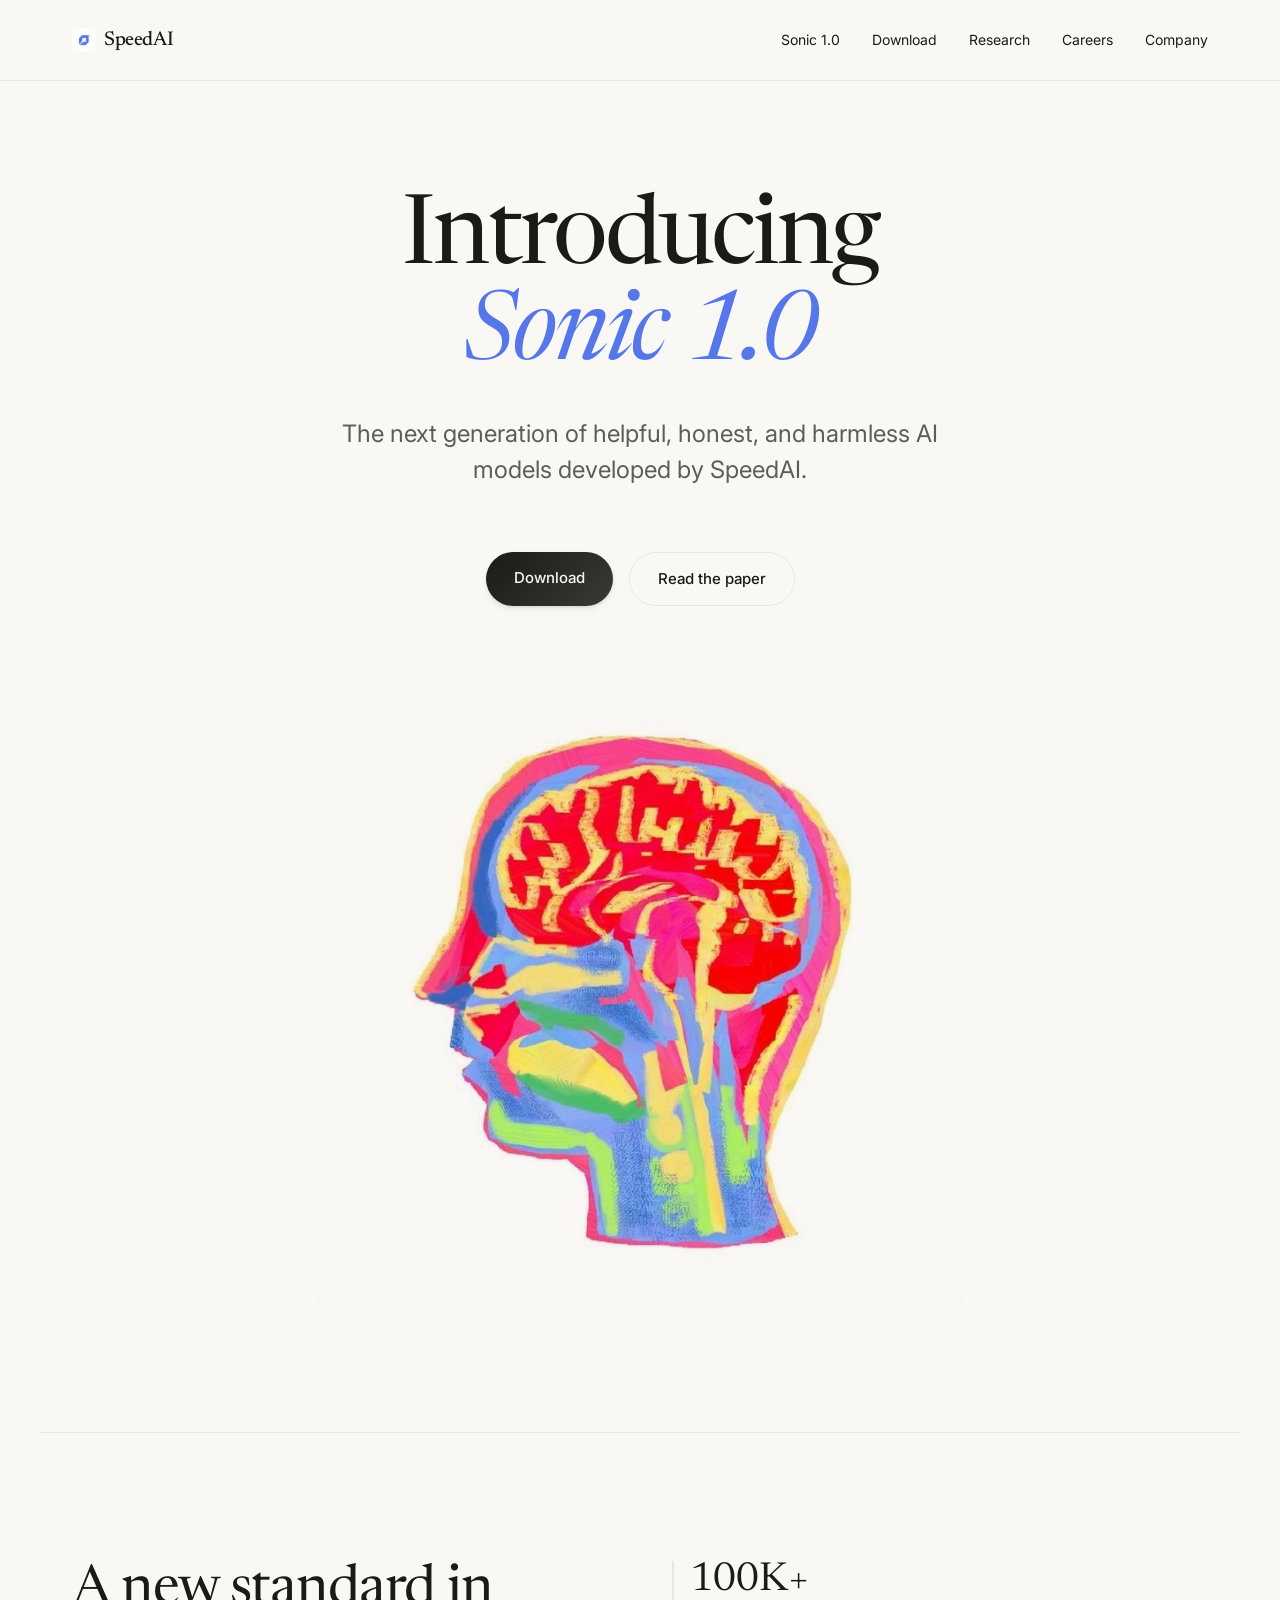
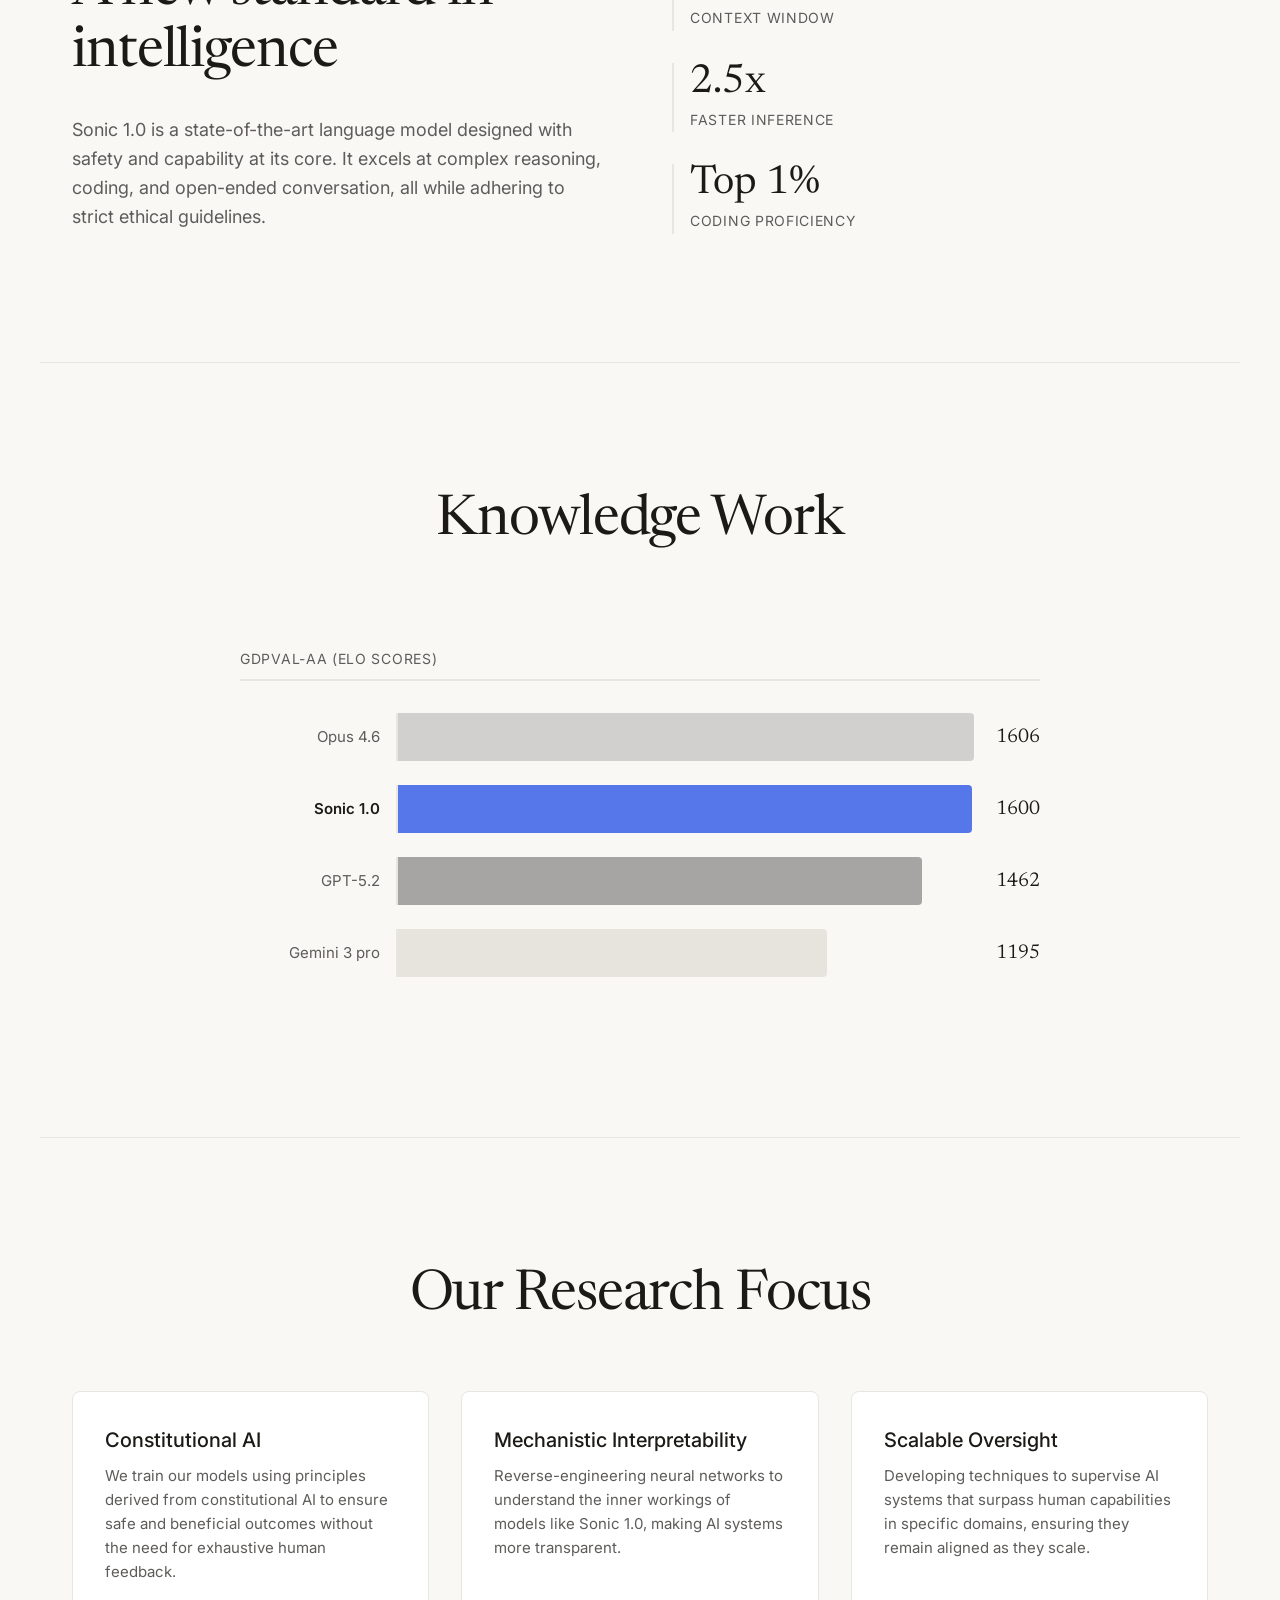
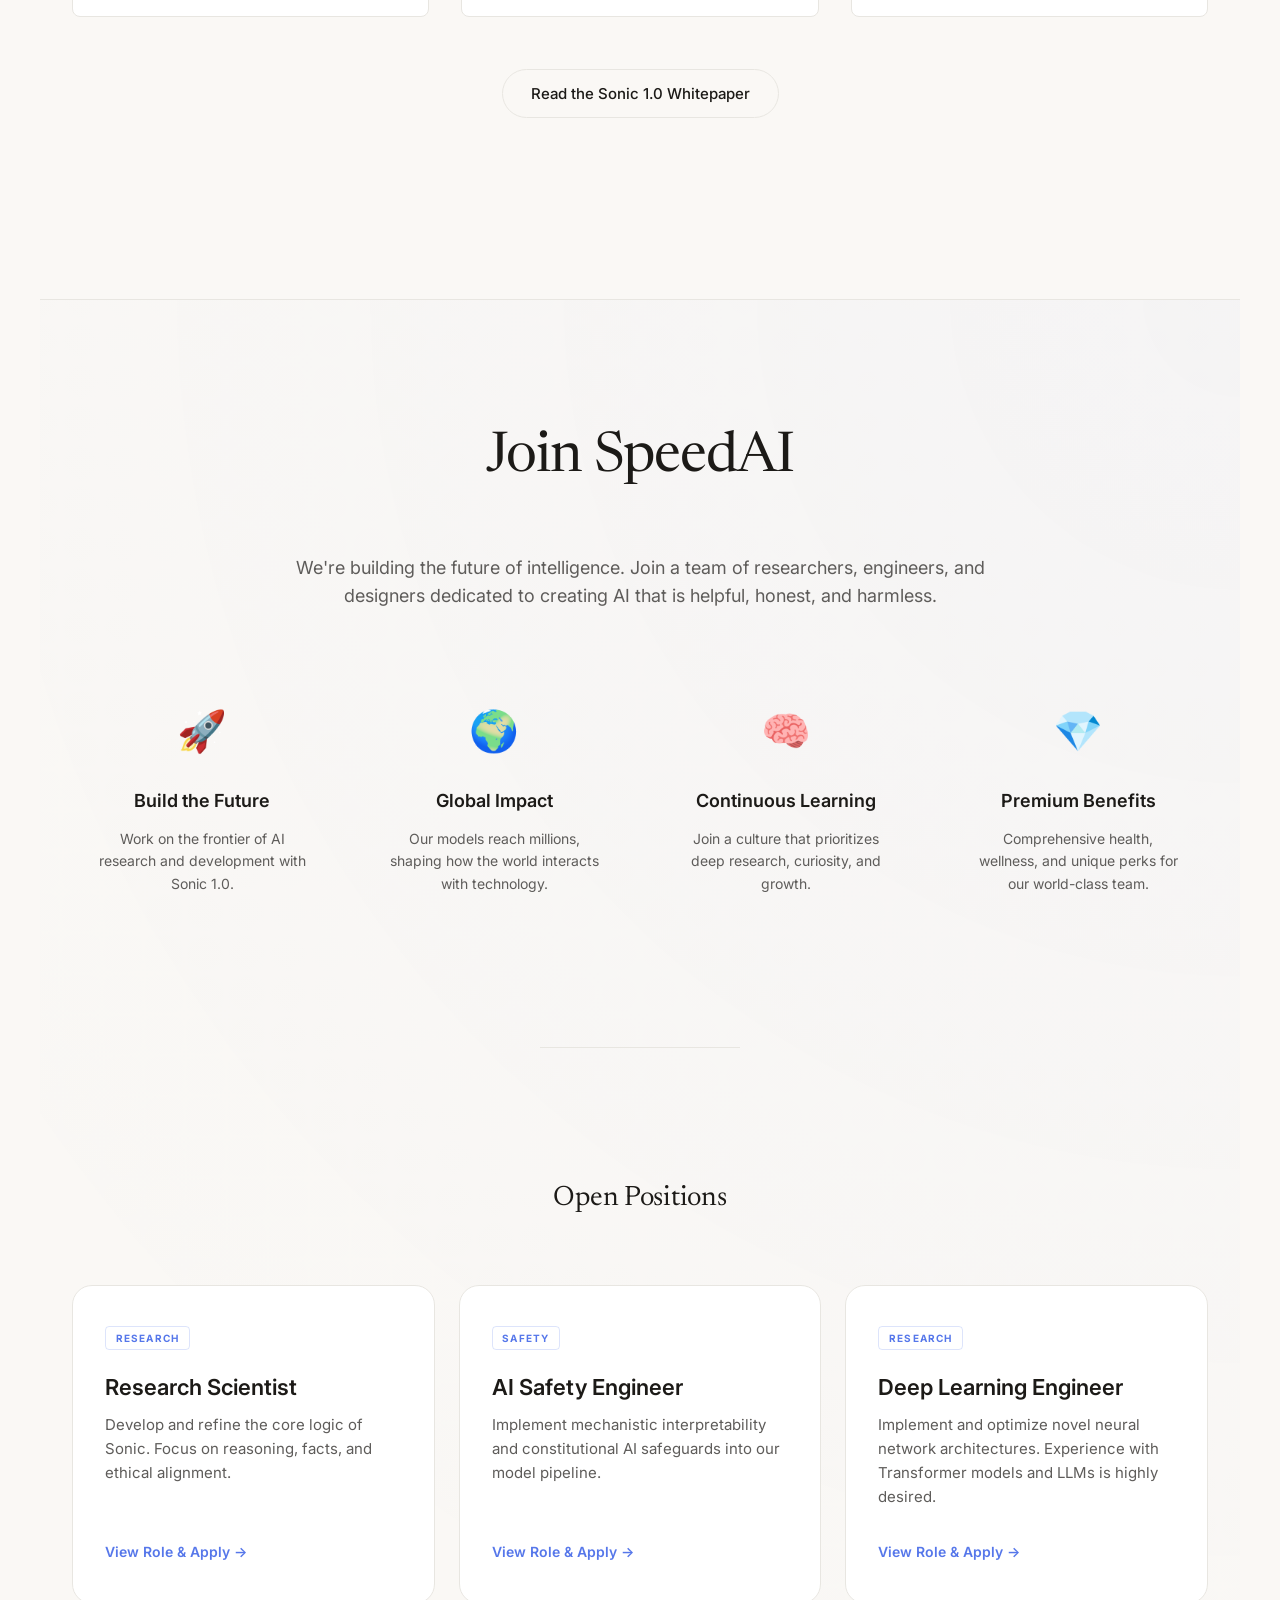
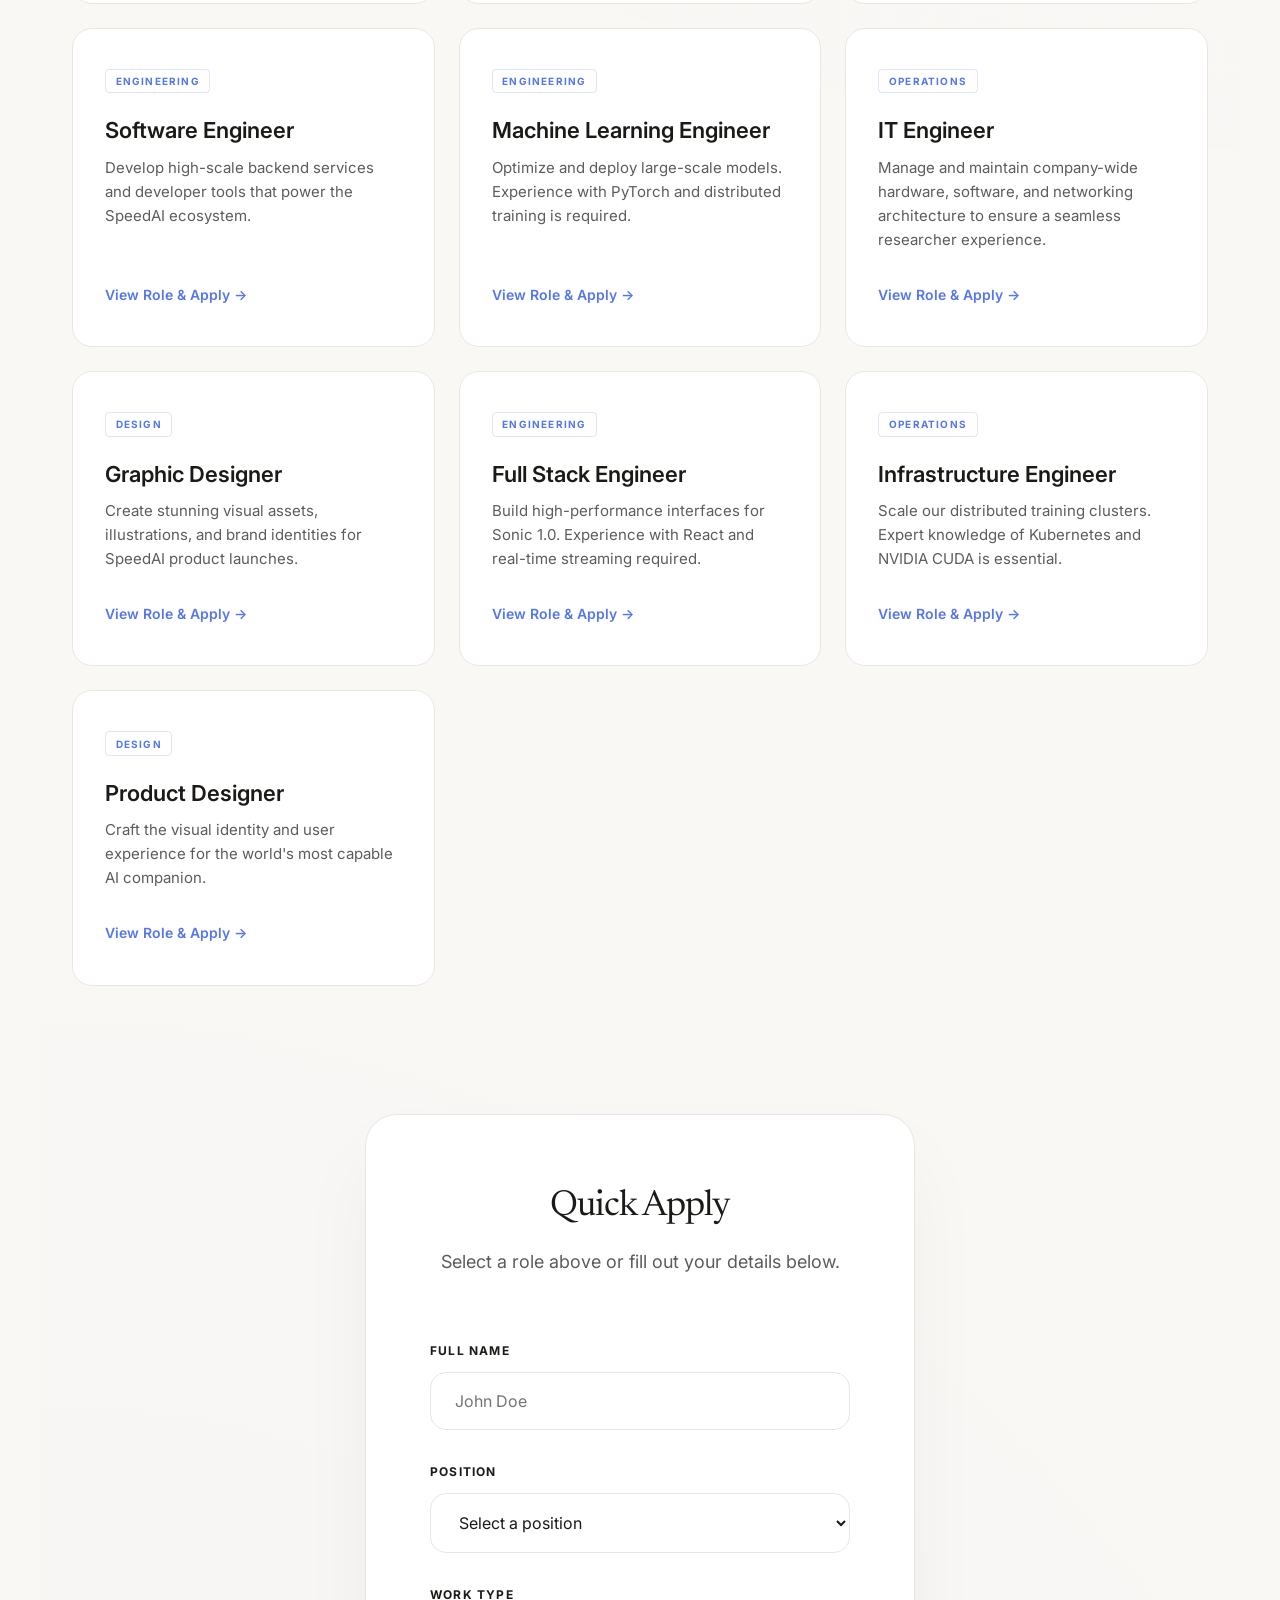
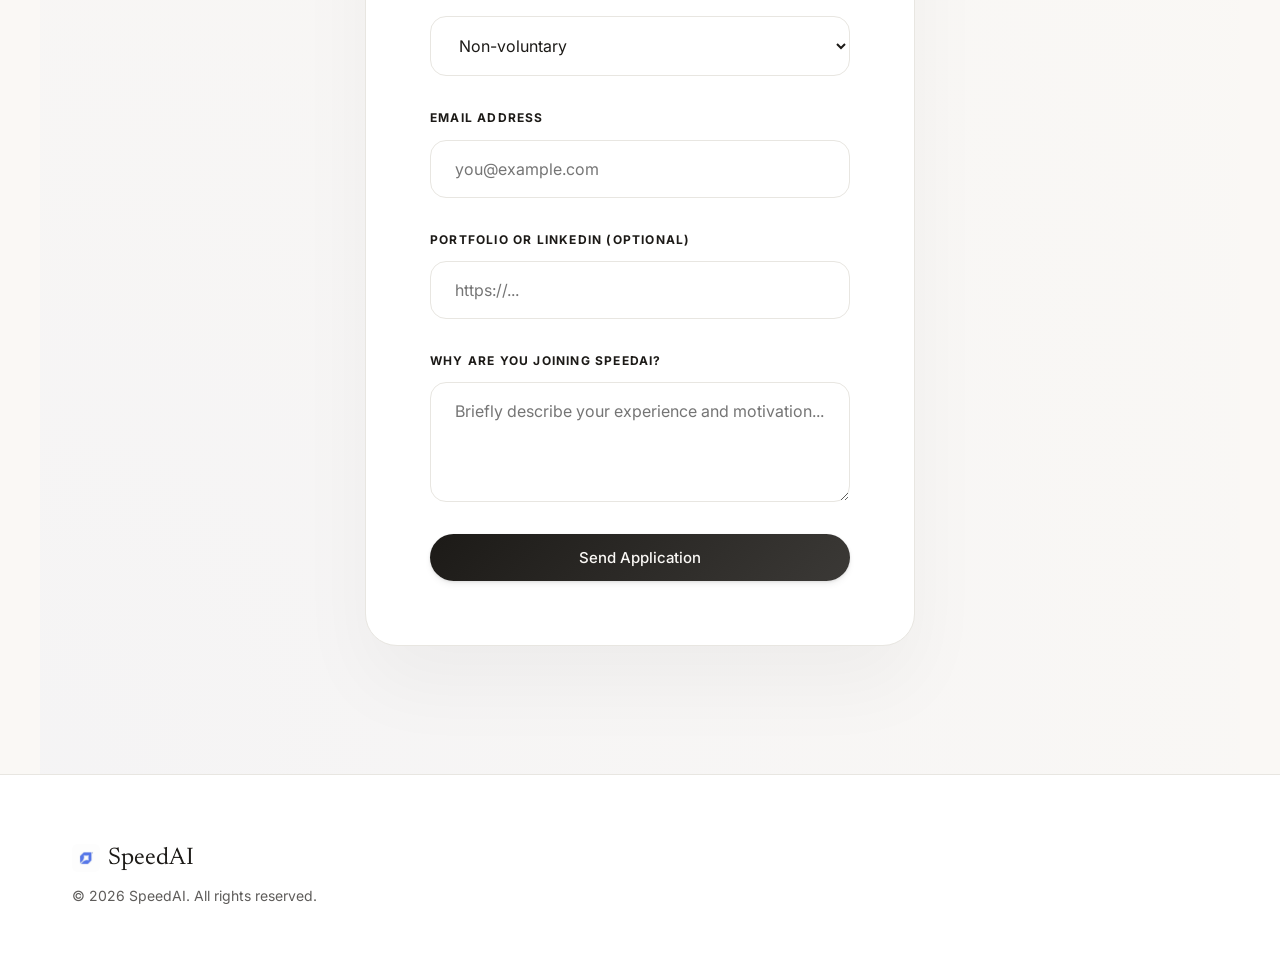
<file: index.html>
<!DOCTYPE html>
<html lang="en">

<head>
    <meta charset="UTF-8">
    <meta name="viewport" content="width=device-width, initial-scale=1.0">
    <meta name="description"
        content="SpeedAI - Advancing AI with Sonic 1.0. Discover the next generation of artificial intelligence.">
    <title>SpeedAI | Welcome to Sonic 1.0</title>
    <!-- Google Fonts -->
    <link rel="preconnect" href="https://fonts.googleapis.com">
    <link rel="preconnect" href="https://fonts.gstatic.com" crossorigin>
    <link
        href="https://fonts.googleapis.com/css2?family=Inter:wght@300;400;500;600&family=Newsreader:ital,opsz,wght@0,6..72,300;0,6..72,400;0,6..72,500;1,6..72,300;1,6..72,400&display=swap"
        rel="stylesheet">
    <link rel="stylesheet" href="style.css">
</head>

<body>
    <nav class="navbar">
        <div class="nav-container">
            <a href="#" class="nav-logo">
                <img src="assets/logo.png" alt="SpeedAI Logo" class="nav-logo-img">
                SpeedAI
            </a>
            <div class="nav-links">
                <a href="#sonic" class="nav-link">Sonic 1.0</a>
                <a href="downloads.html" class="nav-link">Download</a>
                <a href="#research" class="nav-link">Research</a>
                <a href="#careers" class="nav-link">Careers</a>
                <a href="#company" class="nav-link">Company</a>
            </div>
        </div>
    </nav>

    <main>
        <section class="hero-section">
            <div class="hero-content fade-in-up">
                <h1 class="hero-title">Introducing<br><span class="hero-brand">Sonic 1.0</span></h1>
                <p class="hero-subtitle">The next generation of helpful, honest, and harmless AI models developed by
                    SpeedAI.</p>
                <div class="hero-buttons">
                    <a href="downloads.html" class="btn btn-primary">Download</a>
                    <a href="assets/Sonic_1_0_Research_Whitepaper.pdf" target="_blank" class="btn btn-secondary">Read
                        the paper</a>
                </div>

            </div>
            <div class="hero-image-container fade-in-up delay-1">
                <img src="assets/sonic-brain.jpg" alt="Colorful brain visualization of Sonic 1.0 AI" class="hero-image">
            </div>
        </section>

        <section id="sonic" class="details-section">
            <div class="content-grid">
                <div class="grid-text fade-in-up">
                    <h2 class="section-title">A new standard in intelligence</h2>
                    <p class="section-paragraph">Sonic 1.0 is a state-of-the-art language
                        model designed with safety and
                        capability at its core. It excels at complex reasoning, coding, and open-ended conversation, all
                        while adhering to strict ethical guidelines.</p>
                </div>
                <div class="grid-stats fade-in-up delay-1">
                    <div class="stat-card">
                        <span class="stat-number">100K+</span>
                        <span class="stat-label">Context Window</span>
                    </div>
                    <div class="stat-card">
                        <span class="stat-number">2.5x</span>
                        <span class="stat-label">Faster Inference</span>
                    </div>
                    <div class="stat-card">
                        <span class="stat-number">Top 1%</span>
                        <span class="stat-label">Coding Proficiency</span>
                    </div>
                </div>
            </div>
        </section>

        <section class="benchmark-section">
            <div class="benchmark-container fade-in-up">
                <h2 class="section-title text-center">Knowledge Work</h2>
                <div class="custom-chart-wrapper">
                    <div class="chart-header">
                        <p class="chart-subtitle">GDPval-AA (Elo scores)</p>
                    </div>

                    <div class="chart-bars">
                        <div class="chart-row">
                            <div class="chart-label">Opus 4.6</div>
                            <div class="chart-bar-container">
                                <div class="chart-track">
                                    <div class="chart-bar bg-opus" style="width: 100%;"></div>
                                </div>
                                <span class="chart-value">1606</span>
                            </div>
                        </div>

                        <div class="chart-row active-model">
                            <div class="chart-label">Sonic 1.0</div>
                            <div class="chart-bar-container">
                                <div class="chart-track">
                                    <div class="chart-bar bg-sonic" style="width: 99.6%;"></div>
                                </div>
                                <span class="chart-value">1600</span>
                            </div>
                        </div>

                        <div class="chart-row">
                            <div class="chart-label">GPT-5.2</div>
                            <div class="chart-bar-container">
                                <div class="chart-track">
                                    <div class="chart-bar bg-gpt" style="width: 91%;"></div>
                                </div>
                                <span class="chart-value">1462</span>
                            </div>
                        </div>

                        <div class="chart-row">
                            <div class="chart-label">Gemini 3 pro</div>
                            <div class="chart-bar-container">
                                <div class="chart-track">
                                    <div class="chart-bar bg-gemini" style="width: 74.4%;"></div>
                                </div>
                                <span class="chart-value">1195</span>
                            </div>
                        </div>
                    </div>
                </div>
            </div>
        </section>

        <section id="research" class="research-section">
            <div class="research-container fade-in-up">
                <h2 class="section-title text-center">Our Research Focus</h2>
                <div class="cards-container">
                    <div class="research-card">
                        <h3>Constitutional AI</h3>
                        <p>We train our models using principles derived from constitutional AI to ensure safe and
                            beneficial outcomes without the need for exhaustive human feedback.</p>
                    </div>
                    <div class="research-card">
                        <h3>Mechanistic Interpretability</h3>
                        <p>Reverse-engineering neural networks to understand the inner workings of models like Sonic
                            1.0, making AI systems more transparent.</p>
                    </div>
                    <div class="research-card">
                        <h3>Scalable Oversight</h3>
                        <p>Developing techniques to supervise AI systems that surpass human capabilities in specific
                            domains, ensuring they remain aligned as they scale.</p>
                    </div>
                </div>
                <div class="text-center" style="margin-top: var(--spacing-xl);">
                    <a href="assets/Sonic_1_0_Research_Whitepaper.pdf" target="_blank" class="btn btn-secondary">Read
                        the Sonic 1.0 Whitepaper</a>
                </div>
            </div>
        </section>
        <section id="careers" class="careers-section">
            <div class="careers-container">
                <h2 class="section-title text-center">Join SpeedAI</h2>
                <p class="section-paragraph text-center" style="max-width: 700px; margin: 0 auto var(--spacing-xl);">
                    We're building the future of intelligence. Join a team of researchers, engineers, and designers
                    dedicated to creating AI that is helpful, honest, and harmless.</p>

                <div class="benefits-grid">
                    <div class="benefit-item">
                        <div class="benefit-icon">🚀</div>
                        <h4>Build the Future</h4>
                        <p>Work on the frontier of AI research and development with Sonic 1.0.</p>
                    </div>
                    <div class="benefit-item">
                        <div class="benefit-icon">🌍</div>
                        <h4>Global Impact</h4>
                        <p>Our models reach millions, shaping how the world interacts with technology.</p>
                    </div>
                    <div class="benefit-item">
                        <div class="benefit-icon">🧠</div>
                        <h4>Continuous Learning</h4>
                        <p>Join a culture that prioritizes deep research, curiosity, and growth.</p>
                    </div>
                    <div class="benefit-item">
                        <div class="benefit-icon">💎</div>
                        <h4>Premium Benefits</h4>
                        <p>Comprehensive health, wellness, and unique perks for our world-class team.</p>
                    </div>
                </div>

                <div class="section-divider"></div>

                <h3 class="subsection-title text-center">Open Positions</h3>

                <div class="openings-grid">
                    <!-- Loaded automatically from jobs.json -->
                </div>

                <div id="apply-form-container" class="apply-form-wrapper" style="margin-top: var(--spacing-xxl);">
                    <div class="form-header text-center">
                        <h3 class="serif">Quick Apply</h3>
                        <p>Select a role above or fill out your details below.</p>
                    </div>
                    <form id="careers-form" class="careers-form">
                        <div class="form-group">
                            <label for="full-name">Full Name</label>
                            <input type="text" id="full-name" name="fullName" placeholder="John Doe" required>
                        </div>
                        <div class="form-group">
                            <label for="role">Position</label>
                            <select id="role" name="role" required>
                                <option value="" disabled selected>Loading positions...</option>
                                <!-- Loaded automatically from jobs.json -->
                            </select>
                        </div>
                        <div class="form-group">
                            <label for="work-type">Work Type</label>
                            <select id="work-type" name="workType" required>
                                <option value="Non-voluntary">Non-voluntary</option>
                                <option value="Voluntary">Voluntary</option>
                            </select>
                        </div>
                        <div class="form-group">
                            <label for="email">Email Address</label>
                            <input type="email" id="email" name="email" placeholder="you@example.com" required>
                        </div>
                        <div class="form-group">
                            <label for="portfolio">Portfolio or LinkedIn (Optional)</label>
                            <input type="url" id="portfolio" name="portfolio" placeholder="https://...">
                        </div>
                        <div class="form-group">
                            <label for="message">Why are you joining SpeedAI?</label>
                            <textarea id="message" name="message" rows="4"
                                placeholder="Briefly describe your experience and motivation..."></textarea>
                        </div>
                        <button type="submit" class="btn btn-primary w-full">Send Application</button>
                    </form>
                    <script>
                        if (sessionStorage.getItem('speedai_submitted') === 'true') {
                            document.getElementById('careers-form').classList.add('hidden');
                            document.getElementById('form-success').classList.remove('hidden');
                        }
                    </script>
                    <div id="form-success" class="form-success-msg hidden">
                        <p>Thank you for your interest! We'll be in touch soon.</p>
                    </div>
                </div>
            </div>
        </section>
    </main>

    <footer class="footer">
        <div class="footer-container">
            <div class="footer-brand">
                <div class="footer-logo">
                    <img src="assets/logo.png" alt="SpeedAI Logo" class="footer-logo-img">
                    SpeedAI
                </div>
                <p class="footer-copy">&copy; 2026 SpeedAI. All rights reserved.</p>
            </div>
        </div>
    </footer>



    <script src="main.js"></script>
</body>

</html>
</file>
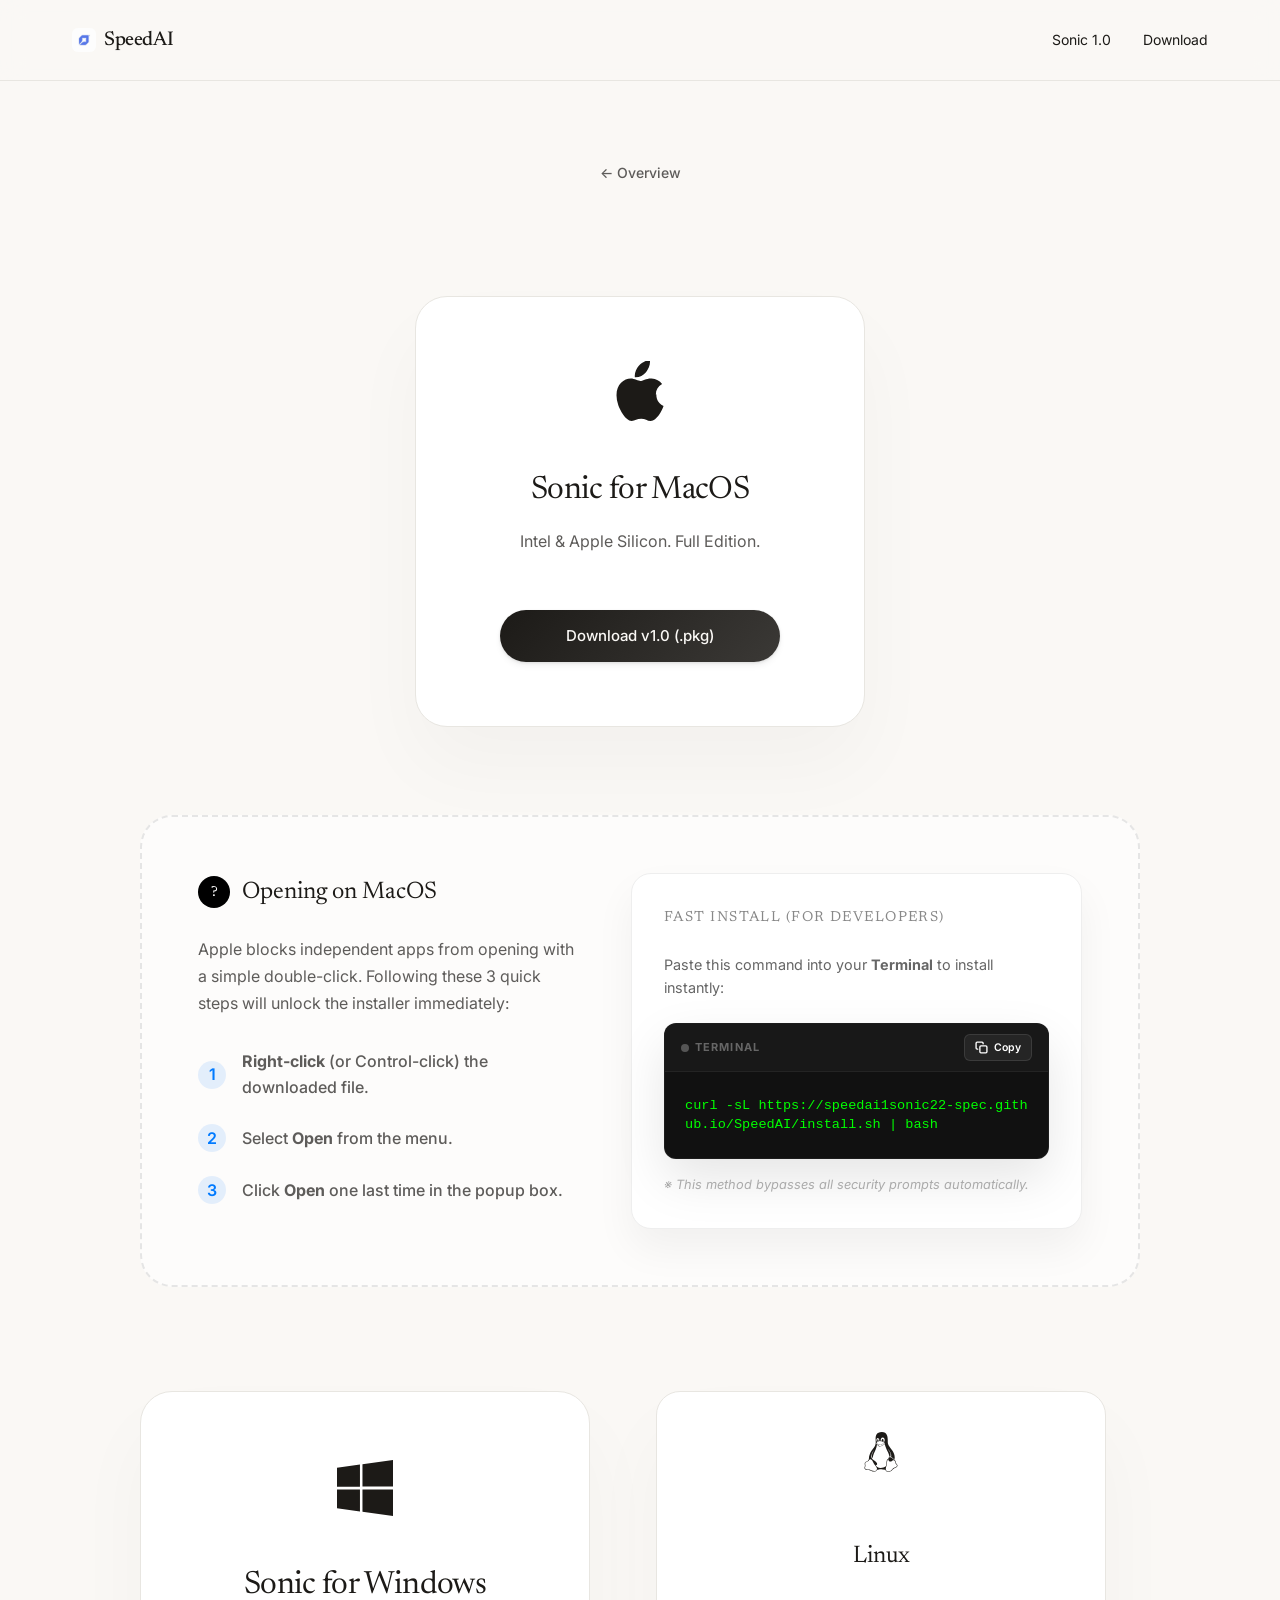
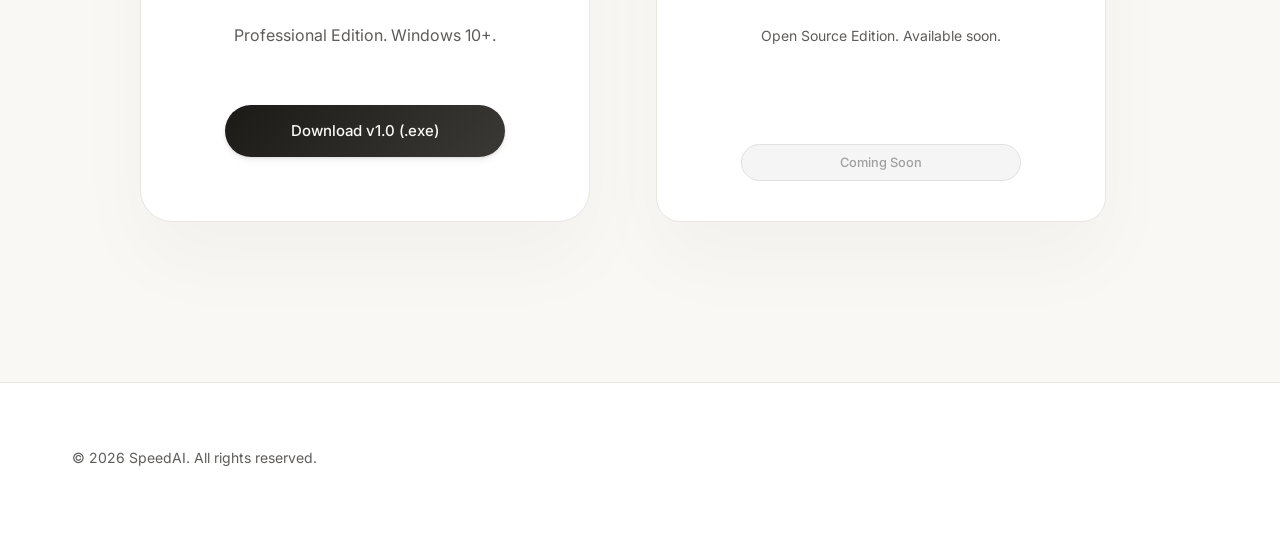
<file: downloads.html>
<!DOCTYPE html>
<html lang="en">

<head>
    <meta charset="UTF-8">
    <meta name="viewport" content="width=device-width, initial-scale=1.0">
    <meta name="description"
        content="Download Sonic 1.0 - The next generation of artificial intelligence by SpeedAI.">
    <title>Download Sonic 1.0 | SpeedAI</title>
    <!-- Google Fonts -->
    <link rel="preconnect" href="https://fonts.googleapis.com">
    <link rel="preconnect" href="https://fonts.gstatic.com" crossorigin>
    <link
        href="https://fonts.googleapis.com/css2?family=Inter:wght@300;400;500;600&family=Newsreader:ital,opsz,wght@0,6..72,300;0,6..72,400;0,6..72,500;1,6..72,300;1,6..72,400&display=swap"
        rel="stylesheet">
    <link rel="stylesheet" href="style.css">
    <style>
        .simple-download-container {
            max-width: 1200px;
            margin: 0 auto;
            padding: calc(var(--spacing-xxl) + 2rem) var(--spacing-lg);
            text-align: center;
            min-height: 80vh;
        }

        .downloads-grid {
            display: flex;
            flex-direction: column;
            align-items: center;
            gap: 2.5rem;
            margin-top: var(--spacing-xl);
        }

        .download-box {
            max-width: 450px;
            width: 100%;
            background: #fff;
            border: 1px solid var(--border-color);
            border-radius: 32px;
            padding: 4rem 2rem;
            box-shadow: 0 40px 80px rgba(0, 0, 0, 0.03);
            display: flex;
            flex-direction: column;
            justify-content: space-between;
            transition: all 0.4s cubic-bezier(0.165, 0.84, 0.44, 1);
        }

        .download-box:hover {
            transform: translateY(-8px);
            box-shadow: 0 50px 100px rgba(0, 0, 0, 0.05);
            border-color: var(--text-color);
        }

        .download-box.coming-soon {
            opacity: 0.85;
            background-color: rgba(250, 248, 245, 0.4);
        }

        .os-logo {
            width: 4rem;
            height: 4rem;
            margin: 0 auto 2.5rem auto;
            display: flex;
            align-items: center;
            justify-content: center;
        }

        .os-logo svg {
            width: 100%;
            height: 100%;
            fill: var(--text-color);
        }

        .download-title {
            font-size: 2rem;
            margin-bottom: 0.75rem;
            letter-spacing: -0.02em;
        }

        .download-note {
            font-size: 1rem;
            color: var(--text-secondary);
            margin-bottom: 3.5rem;
        }

        .download-btn-group {
            display: flex;
            flex-direction: column;
            gap: 1rem;
            width: 100%;
            max-width: 280px;
            margin: 0 auto;
        }

        .btn.disabled {
            cursor: not-allowed;
            background-color: #f5f5f5;
            color: #a0a0a0;
            border-color: #e0e0e0;
        }

        .back-nav {
            margin-bottom: 3rem;
            font-size: 0.875rem;
            font-weight: 500;
            color: var(--text-secondary);
            display: inline-block;
        }
    </style>
</head>

<body>
    <nav class="navbar">
        <div class="nav-container">
            <a href="index.html" class="nav-logo">
                <img src="assets/logo.png" alt="SpeedAI Logo" class="nav-logo-img">
                SpeedAI
            </a>
            <div class="nav-links">
                <a href="index.html#sonic" class="nav-link">Sonic 1.0</a>
                <a href="downloads.html" class="nav-link">Download</a>
            </div>
        </div>
    </nav>

    <main>
        <section class="simple-download-container">
            <a href="index.html" class="back-nav">← Overview</a>
            
            <div class="downloads-grid">
                <!-- MacOS Card -->
                <div class="download-box">
                    <div class="os-logo">
                        <svg viewBox="0 0 384 512" xmlns="http://www.w3.org/2000/svg">
                            <path d="M318.7 268.7c-.2-36.7 16.4-64.4 50-84.8-18.8-26.9-47.2-41.7-84.7-44.6-35.5-2.8-74.3 20.7-88.5 20.7-15 0-49.4-19.7-76.4-19.7C63.3 141.2 4 184.8 4 273.5q0 39.3 14.4 81.2c12.8 36.7 59 126.7 107.2 125.2 25.2-.6 43-17.9 75.8-17.9 31.8 0 48.3 17.9 76.4 17.9 48.6-.7 90.4-82.5 102.6-119.3-65.2-31.4-56.9-92.4-56.9-92.4zM240 89.2c21.2-26 35.4-62.1 31.5-97.1-30.3 1.2-67 20.3-88.7 45.3-19.4 22.2-36.5 58.7-31.9 92.5 34 2.6 67.9-14.7 89.1-40.7z"/>
                        </svg>
                    </div>
                    <h2 class="download-title serif">Sonic for MacOS</h2>
                    <p class="download-note">Intel & Apple Silicon. Full Edition.</p>
                    <div class="download-btn-group">
                        <a href="SonicAI_AutoInstall.pkg" class="btn btn-primary">Download v1.0 (.pkg)</a>
                    </div>
                </div>

                <!-- Super Easy MacOS Guide -->
                <div class="mac-easy-guide" style="max-width: 1000px; background: #fdfcfb; border: 2px dashed #e5e5e5; border-radius: 32px; padding: 3.5rem; margin-top: 3rem; text-align: left;">
                    <div style="display: flex; gap: 3rem; align-items: flex-start; flex-wrap: wrap;">
                        <div style="flex: 1; min-width: 300px;">
                            <h3 style="font-size: 1.5rem; margin-bottom: 1.5rem; display: flex; align-items: center; gap: 0.75rem;">
                                <span style="background: #000; color: #fff; width: 32px; height: 32px; border-radius: 50%; display: flex; align-items: center; justify-content: center; font-size: 0.9rem;">?</span>
                                Opening on MacOS
                            </h3>
                            <p style="color: var(--text-secondary); margin-bottom: 2rem; line-height: 1.7;">
                                Apple blocks independent apps from opening with a simple double-click. 
                                Following these 3 quick steps will unlock the installer immediately:
                            </p>
                            
                            <div style="display: flex; flex-direction: column; gap: 1.5rem;">
                                <div style="display: flex; gap: 1rem; align-items: center;">
                                    <div style="font-weight: 600; color: #007aff; background: rgba(0,122,255,0.1); width: 28px; height: 28px; border-radius: 50%; display: flex; align-items: center; justify-content: center; flex-shrink: 0;">1</div>
                                    <p style="margin: 0; font-weight: 500;"><strong>Right-click</strong> (or Control-click) the downloaded file.</p>
                                </div>
                                <div style="display: flex; gap: 1rem; align-items: center;">
                                    <div style="font-weight: 600; color: #007aff; background: rgba(0,122,255,0.1); width: 28px; height: 28px; border-radius: 50%; display: flex; align-items: center; justify-content: center; flex-shrink: 0;">2</div>
                                    <p style="margin: 0; font-weight: 500;">Select <strong>Open</strong> from the menu.</p>
                                </div>
                                <div style="display: flex; gap: 1rem; align-items: center;">
                                    <div style="font-weight: 600; color: #007aff; background: rgba(0,122,255,0.1); width: 28px; height: 28px; border-radius: 50%; display: flex; align-items: center; justify-content: center; flex-shrink: 0;">3</div>
                                    <p style="margin: 0; font-weight: 500;">Click <strong>Open</strong> one last time in the popup box.</p>
                                </div>
                            </div>
                        </div>

                        <div style="flex: 1; min-width: 300px; background: #fff; border: 1px solid #eee; border-radius: 20px; padding: 2rem; box-shadow: 0 20px 40px rgba(0,0,0,0.05); position: relative;">
                            <h4 style="font-size: 0.9rem; color: #888; text-transform: uppercase; letter-spacing: 0.1em; margin-bottom: 1.5rem;">Fast Install (For Developers)</h4>
                            <p style="font-size: 0.9rem; color: #666; margin-bottom: 1rem;">Paste this command into your <strong>Terminal</strong> to install instantly:</p>
                            
                            <div style="background: #111; border-radius: 12px; margin-top: 1.5rem; overflow: hidden; border: 1px solid rgba(255,255,255,0.05); box-shadow: 0 20px 50px rgba(0,0,0,0.1);">
                                <!-- Code Header -->
                                <div style="display: flex; justify-content: space-between; align-items: center; background: rgba(255,255,255,0.03); padding: 10px 16px; border-bottom: 1px solid rgba(255,255,255,0.05);">
                                    <span style="color: #666; font-size: 11px; font-weight: 700; text-transform: uppercase; letter-spacing: 0.1em; display: flex; align-items: center; gap: 6px;">
                                        <span style="width: 8px; height: 8px; background: #555; border-radius: 50%;"></span>
                                        Terminal
                                    </span>
                                    <button onclick="copyInstallCommand()" id="copyBtn" style="background: rgba(255,255,255,0.06); border: 1px solid rgba(255,255,255,0.1); padding: 6px 10px; border-radius: 6px; cursor: pointer; display: flex; align-items: center; gap: 6px; transition: all 0.2s cubic-bezier(0.165, 0.84, 0.44, 1);" onmouseover="this.style.background='rgba(255,255,255,0.12)';" onmouseout="this.style.background='rgba(255,255,255,0.06)';" onmousedown="this.style.transform='scale(0.95)';" onmouseup="this.style.transform='scale(1)';" title="Copy to clipboard">
                                        <svg viewBox="0 0 24 24" width="13" height="13" stroke="#fff" stroke-width="2.5" fill="none" stroke-linecap="round" stroke-linejoin="round" id="copyIcon"><rect x="9" y="9" width="13" height="13" rx="2" ry="2"></rect><path d="M5 15H4a2 2 0 0 1-2-2V4a2 2 0 0 1 2-2h9a2 2 0 0 1 2 2v1"></path></svg>
                                        <span id="copyLabel" style="color: #fff; font-size: 10.5px; font-weight: 600; font-family: 'Inter', sans-serif;">Copy</span>
                                    </button>
                                </div>
                                
                                <!-- Code Content -->
                                <div style="padding: 1.5rem 1.25rem;">
                                    <code id="installCommand" style="color: #00ff00; font-family: 'Courier New', monospace; font-size: 0.85rem; line-height: 1.4; word-break: break-all; display: block;">curl -sL https://speedai1sonic22-spec.github.io/SpeedAI/install.sh | bash</code>
                                </div>
                            </div>
                            
                            <script>
                                function copyInstallCommand() {
                                    const command = document.getElementById('installCommand').innerText;
                                    const btn = document.getElementById('copyBtn');
                                    const label = document.getElementById('copyLabel');
                                    const icon = document.getElementById('copyIcon');
                                    
                                    navigator.clipboard.writeText(command).then(() => {
                                        label.innerText = 'Copied!';
                                        label.style.color = '#00ff00';
                                        icon.style.stroke = '#00ff00';
                                        btn.style.background = 'rgba(0, 255, 0, 0.1)';
                                        btn.style.borderColor = 'rgba(0, 255, 0, 0.2)';
                                        
                                        setTimeout(() => { 
                                            label.innerText = 'Copy';
                                            label.style.color = '#fff';
                                            icon.style.stroke = '#fff';
                                            btn.style.background = 'rgba(255,255,255,0.06)';
                                            btn.style.borderColor = 'rgba(255,255,255,0.1)';
                                        }, 2000);
                                    });
                                }
                            </script>
                            
                            <p style="font-size: 0.8rem; color: #aaa; margin-top: 1rem; font-style: italic;">※ This method bypasses all security prompts automatically.</p>
                    </div>
                </div>
            </div>

            <div style="display: grid; grid-template-columns: repeat(auto-fit, minmax(280px, 1fr)); gap: 2rem; max-width: 1000px; width: 100%; margin: 4rem auto 0;">
                <!-- Windows Card -->
                <div class="download-box">
                    <div class="os-logo">
                        <svg viewBox="0 0 448 512" xmlns="http://www.w3.org/2000/svg">
                            <path d="M0 93.7l183.6-25.3v177.4H0V93.7zm0 324.6l183.6 25.3V268.3H0v150zm203.8 28.1L448 480V268.3H203.8v178.1zm0-380.6v177.4H448V32L203.8 65.8z"/>
                        </svg>
                    </div>
                    <h2 class="download-title serif">Sonic for Windows</h2>
                    <p class="download-note">Professional Edition. Windows 10+.</p>
                    <div class="download-btn-group">
                        <a href="SonicAI_AutoInstall.exe" class="btn btn-primary">Download v1.0 (.exe)</a>
                    </div>
                </div>


                <!-- Linux Card -->
                <div class="download-box" style="padding: 2.5rem 2rem; border-radius: 24px;">
                    <div class="os-logo" style="width: 2.5rem; height: 2.5rem; margin-bottom: 1.5rem;">
                        <svg viewBox="0 0 448 512" xmlns="http://www.w3.org/2000/svg">
                            <path d="M220.8 123.3c1 .5 1.8 1.7 3 1.7 1.1 0 2.8-.4 2.9-1.5.2-1.4-1.9-2.3-3.2-2.9-1.7-.7-3.9-1-5.5-.1-.4.2-.8.7-.6 1.1.3 1.3 2.3 1.1 3.4 1.7zm-21.9 1.7c1.2 0 2-1.2 3-1.7 1.1-.6 3.1-.4 3.5-1.6.2-.4-.2-.9-.6-1.1-1.6-.9-3.8-.6-5.5.1-1.3.6-3.4 1.5-3.2 2.9.1 1 1.8 1.5 2.8 1.4zM420 403.8c-3.6-4-5.3-11.6-7.2-19.7-1.8-8.1-3.9-16.8-10.5-22.4-1.3-1.1-2.6-2.1-4-2.9-1.3-.8-2.7-1.5-4.1-2 9.2-27.3 5.6-54.5-3.7-79.1-11.4-30.1-31.3-56.4-46.5-74.4-17.1-21.5-33.7-41.9-33.4-72C311.1 85.4 315.7.1 234.8 0 132.4-.2 158 103.4 156.9 135.2c-1.7 23.4-6.4 41.8-22.5 64.7-18.9 22.5-45.5 58.8-58.1 96.7-6 17.9-8.8 36.1-6.2 53.3-6.5 5.8-11.4 14.7-16.6 20.2-4.2 4.3-10.3 5.9-17 8.3s-14 6-18.5 14.5c-2.1 3.9-2.8 8.1-2.8 12.4 0 3.9.6 7.9 1.2 11.8 1.2 8.1 2.5 15.7.8 20.8-5.2 14.4-5.9 24.4-2.2 31.7 3.8 7.3 11.4 10.5 20.1 12.3 17.3 3.6 40.8 2.7 59.3 12.5 19.8 10.4 39.9 14.1 55.9 10.4 11.6-2.6 21.1-9.6 25.9-20.2 12.5-.1 26.3-5.4 48.3-6.6 14.9-1.2 33.6 5.3 55.1 4.1.6 2.3 1.4 4.6 2.5 6.7v.1c8.3 16.7 23.8 24.3 40.3 23 16.6-1.3 34.1-11 48.3-27.9 13.6-16.4 36-23.2 50.9-32.2 7.4-4.5 13.4-10.1 13.9-18.3.4-8.2-4.4-17.3-15.5-29.7zM223.7 87.3c9.8-22.2 34.2-21.8 44-.4 6.5 14.2 3.6 30.9-4.3 40.4-1.6-.8-5.9-2.6-12.6-4.9 1.1-1.2 3.1-2.7 3.9-4.6 4.8-11.8-.2-27-9.1-27.3-7.3-.5-13.9 10.8-11.8 23-4.1-2-9.4-3.5-13-4.4-1-6.9-.3-14.6 2.9-21.8zM183 75.8c10.1 0 20.8 14.2 19.1 33.5-3.5 1-7.1 2.5-10.2 4.6 1.2-8.9-3.3-20.1-9.6-19.6-8.4.7-9.8 21.2-1.8 28.1 1 .8 1.9-.2-5.9 5.5-15.6-14.6-10.5-52.1 8.4-52.1zm-13.6 60.7c6.2-4.6 13.6-10 14.1-10.5 4.7-4.4 13.5-14.2 27.9-14.2 7.1 0 15.6 2.3 25.9 8.9 6.3 4.1 11.3 4.4 22.6 9.3 8.4 3.5 13.7 9.7 10.5 18.2-2.6 7.1-11 14.4-22.7 18.1-11.1 3.6-19.8 16-38.2 14.9-3.9-.2-7-1-9.6-2.1-8-3.5-12.2-10.4-20-15-8.6-4.8-13.2-10.4-14.7-15.3-1.4-4.9 0-9 4.2-12.3zm3.3 334c-2.7 35.1-43.9 34.4-75.3 18-29.9-15.8-68.6-6.5-76.5-21.9-2.4-4.7-2.4-12.7 2.6-26.4v-.2c2.4-7.6.6-16-.6-23.9-1.2-7.8-1.8-15 .9-20 3.5-6.7 8.5-9.1 14.8-11.3 10.3-3.7 11.8-3.4 19.6-9.9 5.5-5.7 9.5-12.9 14.3-18 5.1-5.5 10-8.1 17.7-6.9 8.1 1.2 15.1 6.8 21.9 16l19.6 35.6c9.5 19.9 43.1 48.4 41 68.9zm-1.4-25.9c-4.1-6.6-9.6-13.6-14.4-19.6 7.1 0 14.2-2.2 16.7-8.9 2.3-6.2 0-14.9-7.4-24.9-13.5-18.2-38.3-32.5-38.3-32.5-13.5-8.4-21.1-18.7-24.6-29.9s-3-23.3-.3-35.2c5.2-22.9 18.6-45.2 27.2-59.2 2.3-1.7.8 3.2-8.7 20.8-8.5 16.1-24.4 53.3-2.6 82.4.6-20.7 5.5-41.8 13.8-61.5 12-27.4 37.3-74.9 39.3-112.7 1.1.8 4.6 3.2 6.2 4.1 4.6 2.7 8.1 6.7 12.6 10.3 12.4 10 28.5 9.2 42.4 1.2 6.2-3.5 11.2-7.5 15.9-9 9.9-3.1 17.8-8.6 22.3-15 7.7 30.4 25.7 74.3 37.2 95.7 6.1 11.4 18.3 35.5 23.6 64.6 3.3-.1 7 .4 10.9 1.4 13.8-35.7-11.7-74.2-23.3-84.9-4.7-4.6-4.9-6.6-2.6-6.5 12.6 11.2 29.2 33.7 35.2 59 2.8 11.6 3.3 23.7.4 35.7 16.4 6.8 35.9 17.9 30.7 34.8-2.2-.1-3.2 0-4.2 0 3.2-10.1-3.9-17.6-22.8-26.1-19.6-8.6-36-8.6-38.3 12.5-12.1 4.2-18.3 14.7-21.4 27.3-2.8 11.2-3.6 24.7-4.4 39.9-.5 7.7-3.6 18-6.8 29-32.1 22.9-76.7 32.9-114.3 7.2zm257.4-11.5c-.9 16.8-41.2 19.9-63.2 46.5-13.2 15.7-29.4 24.4-43.6 25.5s-26.5-4.8-33.7-19.3c-4.7-11.1-2.4-23.1 1.1-36.3 3.7-14.2 9.2-28.8 9.9-40.6.8-15.2 1.7-28.5 4.2-38.7 2.6-10.3 6.6-17.2 13.7-21.1.3-.2.7-.3 1-.5.8 13.2 7.3 26.6 18.8 29.5 12.6 3.3 30.7-7.5 38.4-16.3 9-.3 15.7-.9 22.6 5.1 9.9 8.5 7.1 30.3 17.1 41.6 10.6 11.6 14 19.5 13.7 24.6zM173.3 148.7c2 1.9 4.7 4.5 8 7.1 6.6 5.2 15.8 10.6 27.3 10.6 11.6 0 22.5-5.9 31.8-10.8 4.9-2.6 10.9-7 14.8-10.4s5.9-6.3 3.1-6.6-2.6 2.6-6 5.1c-4.4 3.2-9.7 7.4-13.9 9.8-7.4 4.2-19.5 10.2-29.9 10.2s-18.7-4.8-24.9-9.7c-3.1-2.5-5.7-5-7.7-6.9-1.5-1.4-1.9-4.6-4.3-4.9-1.4-.1-1.8 3.7 1.7 6.5z"/>
                        </svg>
                    </div>
                    <h3 style="font-size: 1.5rem; margin-bottom: 0.5rem;" class="serif">Linux</h3>
                    <p style="font-size: 0.875rem;" class="download-note">Open Source Edition. Available soon.</p>
                    <div class="download-btn-group">
                        <button class="btn btn-secondary disabled" style="padding: 0.6rem 1rem; font-size: 0.8rem;" disabled>Coming Soon</button>
                    </div>
                </div>
            </div>
        </section>
    </main>

    <footer class="footer">
        <div class="footer-container">
            <div class="footer-brand">
                <p class="footer-copy">&copy; 2026 SpeedAI. All rights reserved.</p>
            </div>
        </div>
    </footer>

    <script src="main.js"></script>
</body>

</html>
</file>
<file: style.css>
:root {
    --bg-color: #FAF8F5;
    --text-color: #1C1A17;
    --text-secondary: #5E5C5A;
    --border-color: #E8E6E1;
    --btn-primary-bg: #1C1A17;
    --btn-primary-text: #FAF8F5;
    --btn-secondary-bg: transparent;
    --btn-secondary-text: #1C1A17;
    --btn-hover-bg: #3B3936;

    --font-serif: 'Newsreader',
        'Georgia',
        serif;
    --font-sans: 'Inter',
        system-ui,
        -apple-system,
        sans-serif;

    --spacing-sm: 0.5rem;
    --spacing-md: 1rem;
    --spacing-lg: 2rem;
    --spacing-xl: 4rem;
    --spacing-xxl: 8rem;
}

* {
    margin: 0;
    padding: 0;
    box-sizing: border-box;
}

html {
    scroll-behavior: smooth;
}

body {
    background-color: var(--bg-color);
    color: var(--text-color);
    font-family: var(--font-sans);
    line-height: 1.6;
    overflow-x: hidden;
    -webkit-font-smoothing: antialiased;
    -moz-osx-font-smoothing: grayscale;
}

/* Typography styles */
h1,
h2,
h3,
h4,
.serif {
    font-family: var(--font-serif);
    font-weight: 400;
    color: var(--text-color);
}

h1 i {
    font-style: italic;
    font-weight: 300;
}

p {
    color: var(--text-secondary);
}

a {
    text-decoration: none;
    color: inherit;
    transition: color 0.2s ease;
}

a:hover {
    color: var(--text-secondary);
}

/* Navbar */
.navbar {
    position: fixed;
    top: 0;
    left: 0;
    width: 100%;
    border-bottom: 1px solid var(--border-color);
    background-color: rgba(250, 248, 245, 0.85);
    /* Matches --bg-color */
    backdrop-filter: blur(12px);
    z-index: 1000;
}

.nav-container {
    max-width: 1200px;
    margin: 0 auto;
    padding: 1.5rem var(--spacing-lg);
    display: flex;
    justify-content: space-between;
    align-items: center;
}

.nav-logo {
    display: flex;
    align-items: center;
    gap: 0.5rem;
    font-family: var(--font-serif);
    font-size: 1.25rem;
    font-weight: 500;
    letter-spacing: -0.02em;
}

.nav-logo-img {
    height: 1.5rem;
    width: auto;
    border-radius: 6px;
}

.nav-links {
    display: flex;
    gap: 2rem;
}

.nav-link {
    font-size: 0.875rem;
    font-weight: 400;
}

/* Hero Section */
.hero-section {
    max-width: 1200px;
    margin: 0 auto;
    padding: calc(var(--spacing-xxl) + 4rem) var(--spacing-lg) var(--spacing-xxl);
    display: flex;
    flex-direction: column;
    align-items: center;
    text-align: center;
}

.hero-title {
    font-size: clamp(3rem, 8vw, 6rem);
    line-height: 1;
    letter-spacing: -0.03em;
    margin-bottom: var(--spacing-lg);
}

.hero-brand {
    color: #5677ea;
    /* Matches logo color */
    font-style: italic;
    font-weight: 400;
}

.hero-subtitle {
    font-size: clamp(1.125rem, 2vw, 1.5rem);
    max-width: 600px;
    margin: 0 auto var(--spacing-xl);
    line-height: 1.5;
}

/* Buttons */
.hero-buttons {
    display: flex;
    gap: 1rem;
    justify-content: center;
    margin-bottom: 1rem;
}

.hero-availability {
    font-size: 0.8125rem;
    color: var(--text-secondary);
    margin-bottom: var(--spacing-xl);
    font-weight: 500;
}

.btn {
    padding: 0.875rem 1.75rem;
    border-radius: 9999px;
    font-size: 0.9375rem;
    font-weight: 500;
    cursor: pointer;
    transition: all 0.3s cubic-bezier(0.25, 0.8, 0.25, 1);
    font-family: var(--font-sans);
    border: none;
}

.btn-primary {
    background: linear-gradient(135deg, #1C1A17 0%, #3B3936 100%);
    color: var(--btn-primary-text);
    box-shadow: 0 4px 6px rgba(0, 0, 0, 0.05), 0 1px 3px rgba(0, 0, 0, 0.1);
}

.btn-primary:hover {
    background: linear-gradient(135deg, #2D2B28 0%, #4D4B48 100%);
    transform: translateY(-2px) scale(1.02);
    box-shadow: 0 20px 40px rgba(0, 0, 0, 0.1), 0 0 0 4px rgba(28, 26, 23, 0.05);
}

.btn-primary:active {
    transform: translateY(0) scale(0.98);
}

.btn-secondary {
    background-color: var(--btn-secondary-bg);
    color: var(--btn-secondary-text);
    border: 1px solid var(--border-color);
    backdrop-filter: blur(4px);
}

.btn-secondary:hover {
    border-color: var(--text-color);
    background-color: rgba(0, 0, 0, 0.04);
    transform: translateY(-2px);
    box-shadow: 0 10px 20px rgba(0, 0, 0, 0.02);
}

.btn-secondary:active {
    transform: translateY(0) scale(0.98);
}

/* Hero Image Visualization */
.hero-image-container {
    width: 100%;
    max-width: 650px;
    margin: 0 auto;
    border-radius: 12px;
    overflow: hidden;
    margin-top: var(--spacing-lg);
}

.hero-image {
    width: 100%;
    height: auto;
    display: block;
    mix-blend-mode: multiply;
    /* Helps the image blend into cream background if it has white */
    border-radius: 16px;
    box-shadow: 0 10px 40px rgba(0, 0, 0, 0.05);
    animation: simple-float 8s ease-in-out infinite;
}

@keyframes simple-float {
    0% {
        transform: translateY(0px);
    }

    50% {
        transform: translateY(-5px);
    }

    100% {
        transform: translateY(0px);
    }
}

/* Details Section */
.details-section,
.research-section {
    max-width: 1200px;
    margin: 0 auto;
    padding: var(--spacing-xxl) var(--spacing-lg);
    border-top: 1px solid var(--border-color);
}

.content-grid {
    display: grid;
    grid-template-columns: 1fr;
    gap: var(--spacing-xl);
}

@media (min-width: 768px) {
    .content-grid {
        grid-template-columns: 1fr 1fr;
    }
}

.section-title {
    font-size: clamp(2rem, 5vw, 3.5rem);
    line-height: 1.1;
    margin-bottom: var(--spacing-lg);
    letter-spacing: -0.02em;
}

.section-paragraph {
    font-size: 1.125rem;
    line-height: 1.6;
}

/* Grid Stats */
.grid-stats {
    display: flex;
    flex-direction: column;
    gap: var(--spacing-lg);
    justify-content: center;
}

.stat-card {
    border-left: 2px solid var(--border-color);
    padding-left: var(--spacing-md);
    transition: border-color 0.3s ease;
}

.stat-card:hover {
    border-color: var(--text-color);
}

.stat-number {
    display: block;
    font-family: var(--font-serif);
    font-size: 2.5rem;
    color: var(--text-color);
    margin-bottom: 0.25rem;
    line-height: 1;
}

.stat-label {
    font-size: 0.875rem;
    color: var(--text-secondary);
    text-transform: uppercase;
    letter-spacing: 0.05em;
}

/* Research Cards */
.text-center {
    text-align: center;
    margin-bottom: var(--spacing-xl);
}

.cards-container {
    display: grid;
    grid-template-columns: 1fr;
    gap: var(--spacing-lg);
}

@media (min-width: 768px) {
    .cards-container {
        grid-template-columns: repeat(3, 1fr);
    }
}

.research-card {
    padding: var(--spacing-lg);
    border: 1px solid var(--border-color);
    border-radius: 8px;
    background-color: #fff;
    transition: transform 0.4s cubic-bezier(0.25, 0.8, 0.25, 1), box-shadow 0.4s ease;
}

.research-card:hover {
    transform: translateY(-5px);
    box-shadow: 0 12px 30px rgba(0, 0, 0, 0.05);
}

.research-card h3 {
    font-family: var(--font-sans);
    font-size: 1.25rem;
    font-weight: 500;
    margin-bottom: var(--spacing-sm);
    color: var(--text-color);
}

.research-card p {
    font-size: 0.9375rem;
}

/* Benchmark Section */
.benchmark-section {
    max-width: 1200px;
    margin: 0 auto;
    padding: var(--spacing-xxl) var(--spacing-lg);
    border-top: 1px solid var(--border-color);
}

.benchmark-container {
    width: 100%;
}

.benchmark-image {
    max-width: 100%;
    height: auto;
    border-radius: 12px;
    box-shadow: 0 4px 20px rgba(0, 0, 0, 0.05);
}

/* Custom CSS Chart for Anthropic style */
.custom-chart-wrapper {
    max-width: 800px;
    margin: 0 auto;
    background-color: transparent;
    border-radius: 12px;
    padding: var(--spacing-lg) 0;
}

.chart-header {
    margin-bottom: var(--spacing-lg);
    border-bottom: 2px solid var(--border-color);
    padding-bottom: var(--spacing-sm);
    text-align: left;
}

.chart-subtitle {
    font-size: 0.875rem;
    color: var(--text-secondary);
    text-transform: uppercase;
    letter-spacing: 0.05em;
    font-family: var(--font-sans);
}

.chart-bars {
    display: flex;
    flex-direction: column;
    gap: 1.5rem;
}

.chart-row {
    display: flex;
    align-items: center;
    gap: 1rem;
}

.chart-label {
    width: 140px;
    font-size: 0.9375rem;
    font-weight: 400;
    color: var(--text-secondary);
    text-align: right;
    font-family: var(--font-sans);
}

.active-model .chart-label {
    color: var(--text-color);
    font-weight: 600;
}

.chart-bar-container {
    flex-grow: 1;
    display: flex;
    align-items: center;
    gap: 1rem;
}

.chart-track {
    flex-grow: 1;
    height: 48px;
    background-color: transparent;
    position: relative;
    border-left: 2px solid var(--border-color);
}

.chart-bar {
    height: 100%;
    border-radius: 0 4px 4px 0;
    transform: scaleX(0);
    transform-origin: left;
}

.fade-in-up.visible .chart-bar {
    animation: fill-bar 1.5s cubic-bezier(0.21, 1.02, 0.73, 1) forwards;
}

.chart-value {
    font-family: var(--font-serif);
    font-size: 1.25rem;
    color: var(--text-color);
    width: 50px;
    text-align: right;
}

/* Original Chart Colors modified to Anthropic editorial style */
.bg-opus {
    background-color: #D1D0CE;
}

.bg-sonic {
    background-color: #5677ea;
    /* Matches logo color */
}

.bg-gpt {
    background-color: #A6A5A3;
}

.bg-gemini {
    background-color: #E6E4DD;
}

@keyframes fill-bar {
    to {
        transform: scaleX(1);
    }
}

/* Footer Section */
.footer {
    border-top: 1px solid var(--border-color);
    padding: var(--spacing-xl) 0;
    background-color: #fff;
}

.footer-container {
    max-width: 1200px;
    margin: 0 auto;
    padding: 0 var(--spacing-lg);
    display: flex;
    flex-direction: column;
    gap: var(--spacing-lg);
}

@media (min-width: 768px) {
    .footer-container {
        flex-direction: row;
        justify-content: space-between;
        align-items: flex-end;
    }
}

.footer-logo {
    display: flex;
    align-items: center;
    gap: 0.5rem;
    font-family: var(--font-serif);
    font-size: 1.5rem;
    color: var(--text-color);
    margin-bottom: var(--spacing-sm);
}

.footer-logo-img {
    height: 1.75rem;
    width: auto;
    border-radius: 6px;
}

.footer-copy {
    font-size: 0.875rem;
}

.footer-links {
    display: flex;
    gap: 1.5rem;
}

.footer-links a {
    font-size: 0.875rem;
}

/* Careers Section */
.careers-section {
    max-width: 1200px;
    margin: 0 auto;
    padding: var(--spacing-xxl) var(--spacing-lg);
    border-top: 1px solid var(--border-color);
    background: radial-gradient(circle at top right, rgba(86, 119, 234, 0.03), transparent 40%),
        radial-gradient(circle at bottom left, rgba(86, 119, 234, 0.03), transparent 40%);
}

.benefits-grid {
    display: grid;
    grid-template-columns: 1fr;
    gap: 3rem;
    margin: var(--spacing-xl) 0;
}

@media (min-width: 768px) {
    .benefits-grid {
        grid-template-columns: repeat(2, 1fr);
    }
}

@media (min-width: 1024px) {
    .benefits-grid {
        grid-template-columns: repeat(4, 1fr);
        gap: 2rem;
    }
}

.benefit-item {
    text-align: center;
    padding: 1.5rem;
}

.benefit-icon {
    font-size: 2.5rem;
    margin-bottom: 1.5rem;
    display: block;
}

.benefit-item h4 {
    font-family: var(--font-sans);
    font-weight: 600;
    font-size: 1.125rem;
    margin-bottom: 0.75rem;
    color: var(--text-color);
}

.benefit-item p {
    font-size: 0.875rem;
    line-height: 1.6;
}

.section-divider {
    height: 1px;
    background-color: var(--border-color);
    margin: var(--spacing-xxl) auto;
    max-width: 200px;
}

.subsection-title {
    font-size: 1.75rem;
    margin-bottom: var(--spacing-xl);
    letter-spacing: -0.01em;
}

.openings-grid {
    display: grid;
    grid-template-columns: 1fr;
    gap: 1.5rem;
    margin-bottom: var(--spacing-xl);
}

@media (min-width: 768px) {
    .openings-grid {
        grid-template-columns: repeat(2, 1fr);
    }
}

@media (min-width: 1024px) {
    .openings-grid {
        grid-template-columns: repeat(3, 1fr);
    }
}

.opening-card {
    display: flex;
    flex-direction: column;
    padding: 2.5rem 2rem;
    border: 1px solid var(--border-color);
    border-radius: 20px;
    background-color: #fff;
    cursor: pointer;
    transition: all 0.4s cubic-bezier(0.25, 0.8, 0.25, 1);
    position: relative;
    overflow: hidden;
}

.opening-card::after {
    content: '';
    position: absolute;
    bottom: 0;
    left: 0;
    width: 0;
    height: 4px;
    background: #5677ea;
    transition: width 0.4s ease;
}

.opening-card:hover {
    border-color: var(--text-color);
    transform: translateY(-8px);
    box-shadow: 0 20px 40px rgba(0, 0, 0, 0.05);
}

.opening-card:hover::after {
    width: 100%;
}

.opening-badge {
    display: inline-block;
    font-size: 0.625rem;
    font-weight: 700;
    text-transform: uppercase;
    letter-spacing: 0.12em;
    color: #5677ea;
    border: 1px solid rgba(86, 119, 234, 0.2);
    padding: 0.2rem 0.6rem;
    border-radius: 4px;
    margin-bottom: 1.5rem;
    align-self: flex-start;
}

.opening-content h3 {
    font-family: var(--font-sans);
    font-size: 1.375rem;
    font-weight: 600;
    margin-bottom: 0.75rem;
    color: var(--text-color);
    line-height: 1.2;
}

.opening-content p {
    font-size: 0.9375rem;
    color: var(--text-secondary);
    margin-bottom: 2rem;
    line-height: 1.6;
}

.opening-footer {
    margin-top: auto;
    display: flex;
    justify-content: flex-start;
}

.btn-text {
    color: #5677ea;
    font-weight: 600;
    font-size: 0.875rem;
    transition: transform 0.2s ease;
}

.opening-card:hover .btn-text {
    transform: translateX(6px);
}

/* Form Styles */
.apply-form-wrapper {
    max-width: 550px;
    margin: 6rem auto 0;
    padding: 4rem;
    background-color: #fff;
    border: 1px solid var(--border-color);
    border-radius: 32px;
    box-shadow: 0 40px 80px rgba(0, 0, 0, 0.04);
}

.form-header h3 {
    font-size: 2.25rem;
    margin-bottom: 0.75rem;
    letter-spacing: -0.03em;
}

.form-header p {
    font-size: 1.125rem;
    margin-bottom: 3rem;
}

.careers-form {
    display: flex;
    flex-direction: column;
    gap: 2rem;
}

.form-group {
    display: flex;
    flex-direction: column;
    gap: 0.75rem;
}

.form-group label {
    font-size: 0.75rem;
    font-weight: 700;
    text-transform: uppercase;
    letter-spacing: 0.1em;
    color: var(--text-color);
}

.form-group input,
.form-group select,
.form-group textarea {
    padding: 1.125rem 1.5rem;
    border: 1.5px solid var(--border-color);
    border-radius: 16px;
    font-family: var(--font-sans);
    font-size: 1rem;
    background-color: #fff;
    transition: all 0.3s ease;
    color: var(--text-color);
}

.form-group textarea {
    resize: vertical;
    min-height: 120px;
}

.form-group input:focus,
.form-group select:focus,
.form-group textarea:focus {
    outline: none;
    border-color: #5677ea;
    box-shadow: 0 0 0 5px rgba(86, 119, 234, 0.1);
}

.w-full {
    width: 100%;
}

.form-success-msg {
    text-align: center;
    padding: 3rem;
    background-color: #f0fdf4;
    border: 1.5px solid #bbf7d0;
    border-radius: 20px;
}

.form-success-msg p {
    font-weight: 600;
    font-size: 1.25rem;
    color: #166534;
}

.hidden {
    display: none;
}
</file>
